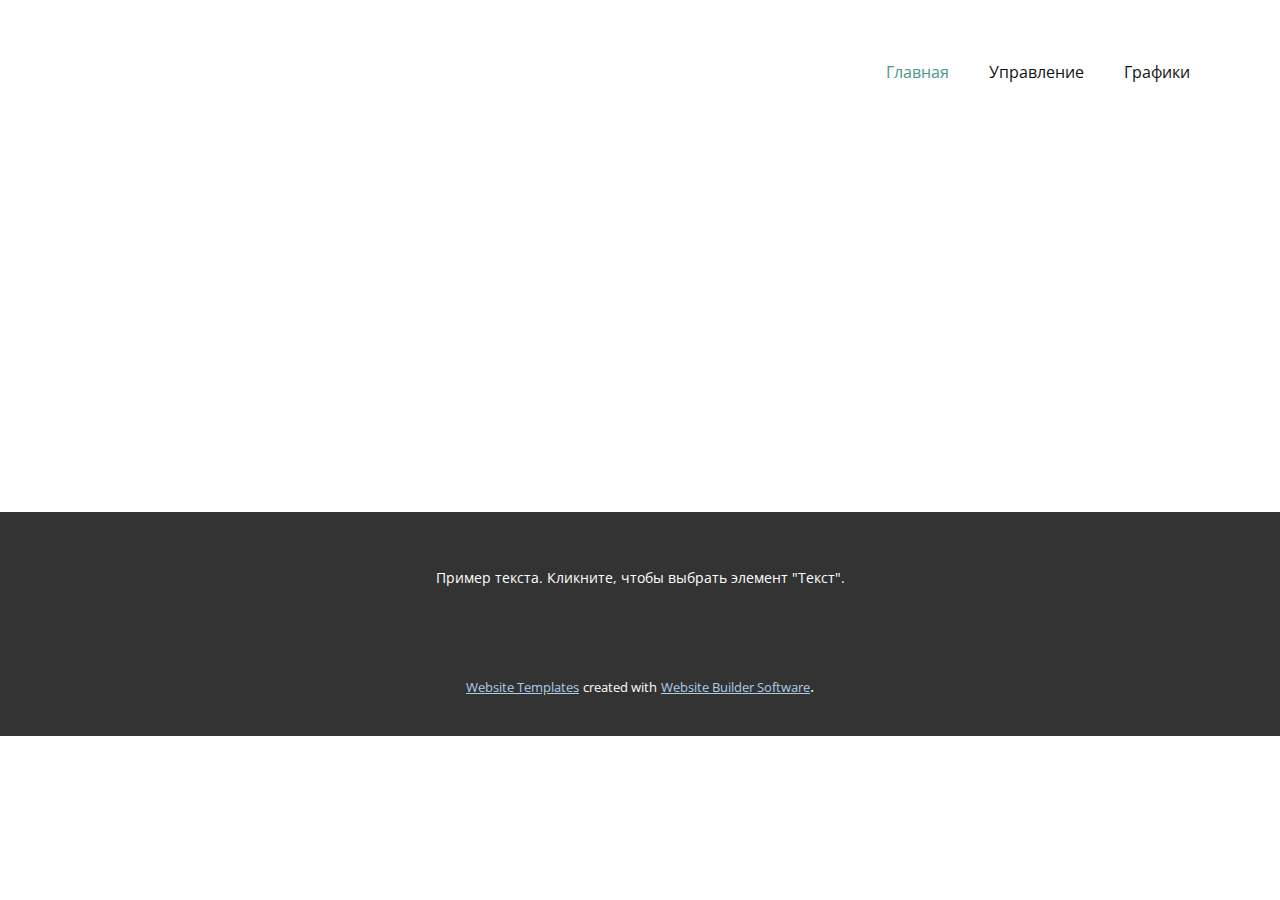
<file: templates/site/Главная.html>
<!DOCTYPE html>
<html style="font-size: 16px;" lang="ru"><head>
    <meta name="viewport" content="width=device-width, initial-scale=1.0">
    <meta charset="utf-8">
    <meta name="keywords" content="Sample Headline">
    <meta name="description" content="">
    <title>Главная</title>
    <link rel="stylesheet" href="../../static/nicepage.css" media="screen">
<link rel="stylesheet" href="../../static/Главная.css" media="screen">
    <script class="u-script" type="text/javascript" src="../../static/jquery.js" defer=""></script>
    <script class="u-script" type="text/javascript" src="../../static/nicepage.js" defer=""></script>
    <meta name="generator" content="Nicepage 5.3.6, nicepage.com">
    <link id="u-theme-google-font" rel="stylesheet" href="https://fonts.googleapis.com/css?family=Roboto:100,100i,300,300i,400,400i,500,500i,700,700i,900,900i|Open+Sans:300,300i,400,400i,500,500i,600,600i,700,700i,800,800i">
    
    
    <script type="application/ld+json">{
		"@context": "http://schema.org",
		"@type": "Organization",
		"name": ""
}</script>
    <meta name="theme-color" content="#478ac9">
    <meta property="og:title" content="Главная">
    <meta property="og:type" content="website">
  </head>
  <body class="u-body u-xl-mode" data-lang="ru"><header class="u-clearfix u-header u-header" id="sec-d1b4"><div class="u-clearfix u-sheet u-sheet-1">
        <nav class="u-menu u-menu-dropdown u-offcanvas u-menu-1">
          <div class="menu-collapse" style="font-size: 1rem; letter-spacing: 0px;">
            <a class="u-button-style u-custom-left-right-menu-spacing u-custom-padding-bottom u-custom-text-active-color u-custom-text-hover-color u-custom-top-bottom-menu-spacing u-nav-link u-text-active-palette-1-base u-text-hover-palette-2-base" href="#">
              <svg class="u-svg-link" viewBox="0 0 24 24"><use xmlns:xlink="http://www.w3.org/1999/xlink" xlink:href="#menu-hamburger"></use></svg>
              <svg class="u-svg-content" version="1.1" id="menu-hamburger" viewBox="0 0 16 16" x="0px" y="0px" xmlns:xlink="http://www.w3.org/1999/xlink" xmlns="http://www.w3.org/2000/svg"><g><rect y="1" width="16" height="2"></rect><rect y="7" width="16" height="2"></rect><rect y="13" width="16" height="2"></rect>
</g></svg>
            </a>
          </div>
          <div class="u-nav-container">
            <ul class="u-nav u-unstyled u-nav-1"><li class="u-nav-item"><a class="u-button-style u-nav-link u-text-active-custom-color-3 u-text-hover-custom-color-1" href="Главная.html" style="padding: 10px 20px;">Главная</a>
</li><li class="u-nav-item"><a class="u-button-style u-nav-link u-text-active-custom-color-3 u-text-hover-custom-color-1" href="Управление.html" style="padding: 10px 20px;">Управление</a>
</li><li class="u-nav-item"><a class="u-button-style u-nav-link u-text-active-custom-color-3 u-text-hover-custom-color-1" href="Графики.html" style="padding: 10px 20px;">Графики</a>
</li></ul>
          </div>
          <div class="u-nav-container-collapse">
            <div class="u-black u-container-style u-inner-container-layout u-opacity u-opacity-95 u-sidenav">
              <div class="u-inner-container-layout u-sidenav-overflow">
                <div class="u-menu-close"></div>
                <ul class="u-align-center u-nav u-popupmenu-items u-unstyled u-nav-2"><li class="u-nav-item"><a class="u-button-style u-nav-link" href="Главная.html">Главная</a>
</li><li class="u-nav-item"><a class="u-button-style u-nav-link" href="Управление.html">Управление</a>
</li><li class="u-nav-item"><a class="u-button-style u-nav-link" href="Графики.html">Графики</a>
</li></ul>
              </div>
            </div>
            <div class="u-black u-menu-overlay u-opacity u-opacity-70"></div>
          </div>
        </nav>
        <img class="u-image u-image-contain u-image-default u-preserve-proportions u-image-1" src="../../static/images/logo11.png" alt="" data-image-width="869" data-image-height="869">
      </div></header>
    <section class="u-clearfix u-section-1" id="sec-24e1">
      <div class="u-clearfix u-sheet u-sheet-1"></div>
    </section>
    
    
    <footer class="u-align-center u-clearfix u-footer u-grey-80 u-footer" id="sec-1ca9"><div class="u-clearfix u-sheet u-sheet-1">
        <p class="u-small-text u-text u-text-variant u-text-1">Пример текста. Кликните, чтобы выбрать элемент "Текст".</p>
      </div></footer>
    <section class="u-backlink u-clearfix u-grey-80">
      <a class="u-link" href="https://nicepage.com/website-templates" target="_blank">
        <span>Website Templates</span>
      </a>
      <p class="u-text">
        <span>created with</span>
      </p>
      <a class="u-link" href="" target="_blank">
        <span>Website Builder Software</span>
      </a>. 
    </section>
  
</body></html>
</file>
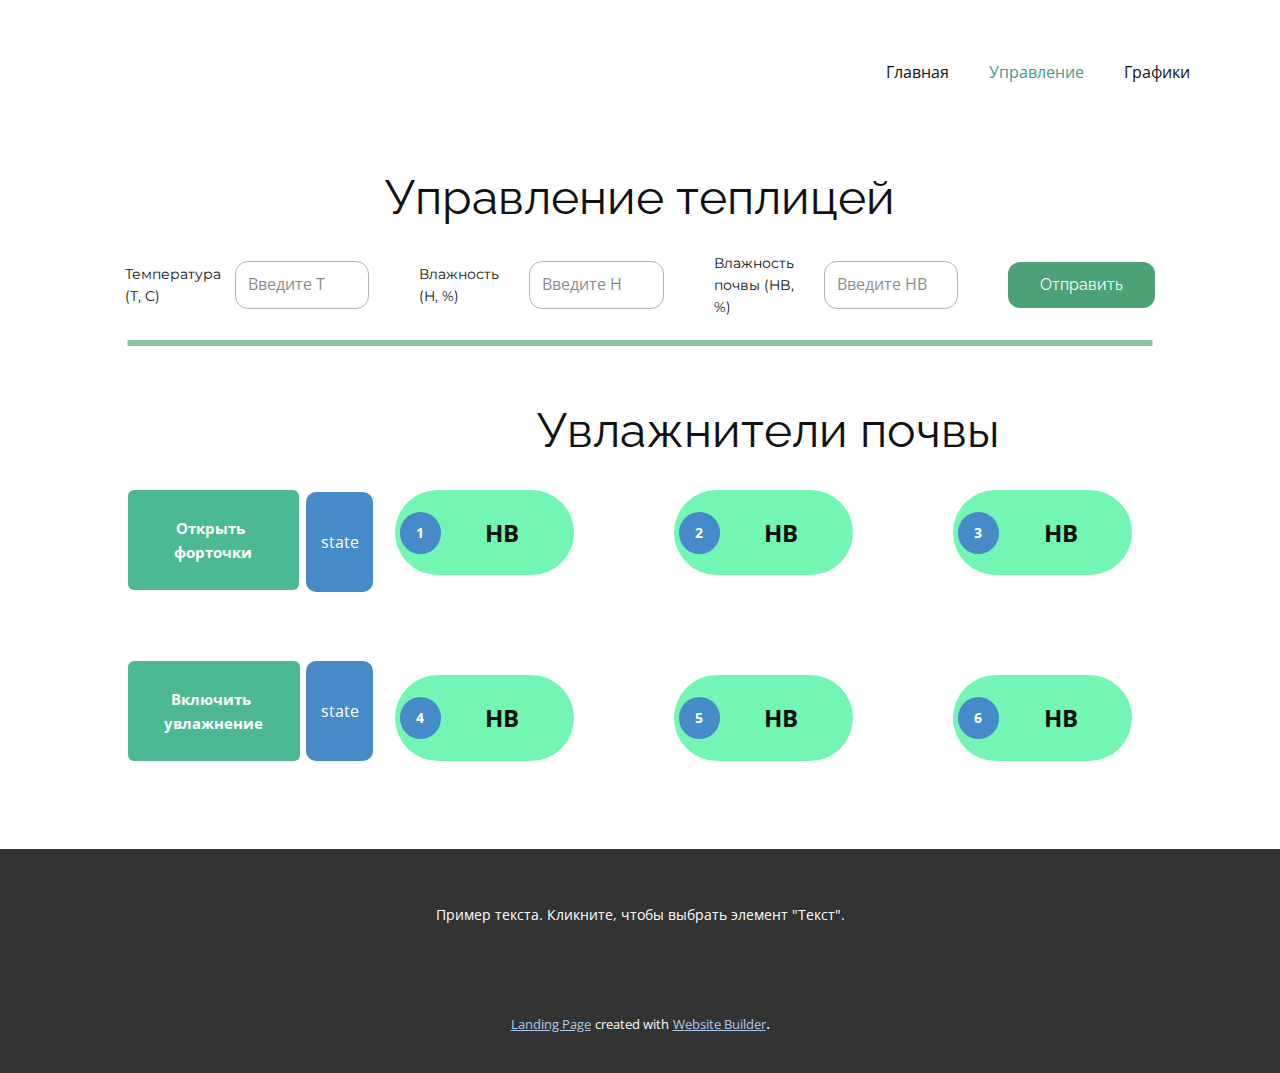
<file: templates/site/Управление.html>
<!DOCTYPE html>
<html style="font-size: 16px;" lang="ru"><head>
    <meta name="viewport" content="width=device-width, initial-scale=1.0">
    <meta charset="utf-8">
    <meta name="keywords" content="Увлажнители почвы">
    <meta name="description" content="">
    <title>Управление</title>
    <link rel="stylesheet" href="../../static/nicepage.css" media="screen">
<link rel="stylesheet" href="../../static/Управление.css" media="screen">
    <script class="u-script" type="text/javascript" src="../../static/jquery.js" defer=""></script>
    <script class="u-script" type="text/javascript" src="../../static/nicepage.js" defer=""></script>
    <meta name="generator" content="Nicepage 5.3.6, nicepage.com">
    <meta name="referrer" content="origin">
    <link id="u-theme-google-font" rel="stylesheet" href="https://fonts.googleapis.com/css?family=Roboto:100,100i,300,300i,400,400i,500,500i,700,700i,900,900i|Open+Sans:300,300i,400,400i,500,500i,600,600i,700,700i,800,800i">
    <link id="u-page-google-font" rel="stylesheet" href="https://fonts.googleapis.com/css?family=Raleway:100,100i,200,200i,300,300i,400,400i,500,500i,600,600i,700,700i,800,800i,900,900i|Montserrat:100,100i,200,200i,300,300i,400,400i,500,500i,600,600i,700,700i,800,800i,900,900i">
    
    
    <script type="application/ld+json">{
		"@context": "http://schema.org",
		"@type": "Organization",
		"name": ""
}</script>
    <meta name="theme-color" content="#478ac9">
    <meta property="og:title" content="Управление">
    <meta property="og:type" content="website">
  </head>
  <body class="u-body u-white u-xl-mode" data-lang="ru"><header class="u-clearfix u-header u-header" id="sec-d1b4"><div class="u-clearfix u-sheet u-sheet-1">
        <nav class="u-menu u-menu-dropdown u-offcanvas u-menu-1">
          <div class="menu-collapse" style="font-size: 1rem; letter-spacing: 0px;">
            <a class="u-button-style u-custom-left-right-menu-spacing u-custom-padding-bottom u-custom-text-active-color u-custom-text-hover-color u-custom-top-bottom-menu-spacing u-nav-link u-text-active-palette-1-base u-text-hover-palette-2-base" href="#">
              <svg class="u-svg-link" viewBox="0 0 24 24"><use xmlns:xlink="http://www.w3.org/1999/xlink" xlink:href="#menu-hamburger"></use></svg>
              <svg class="u-svg-content" version="1.1" id="menu-hamburger" viewBox="0 0 16 16" x="0px" y="0px" xmlns:xlink="http://www.w3.org/1999/xlink" xmlns="http://www.w3.org/2000/svg"><g><rect y="1" width="16" height="2"></rect><rect y="7" width="16" height="2"></rect><rect y="13" width="16" height="2"></rect>
</g></svg>
            </a>
          </div>
          <div class="u-nav-container">
            <ul class="u-nav u-unstyled u-nav-1"><li class="u-nav-item"><a class="u-button-style u-nav-link u-text-active-custom-color-3 u-text-hover-custom-color-1" href="Главная.html" style="padding: 10px 20px;">Главная</a>
</li><li class="u-nav-item"><a class="u-button-style u-nav-link u-text-active-custom-color-3 u-text-hover-custom-color-1" href="Управление.html" style="padding: 10px 20px;">Управление</a>
</li><li class="u-nav-item"><a class="u-button-style u-nav-link u-text-active-custom-color-3 u-text-hover-custom-color-1" href="Графики.html" style="padding: 10px 20px;">Графики</a>
</li></ul>
          </div>
          <div class="u-nav-container-collapse">
            <div class="u-black u-container-style u-inner-container-layout u-opacity u-opacity-95 u-sidenav">
              <div class="u-inner-container-layout u-sidenav-overflow">
                <div class="u-menu-close"></div>
                <ul class="u-align-center u-nav u-popupmenu-items u-unstyled u-nav-2"><li class="u-nav-item"><a class="u-button-style u-nav-link" href="Главная.html">Главная</a>
</li><li class="u-nav-item"><a class="u-button-style u-nav-link" href="Управление.html">Управление</a>
</li><li class="u-nav-item"><a class="u-button-style u-nav-link" href="Графики.html">Графики</a>
</li></ul>
              </div>
            </div>
            <div class="u-black u-menu-overlay u-opacity u-opacity-70"></div>
          </div>
        </nav>
        <img class="u-image u-image-contain u-image-default u-preserve-proportions u-image-1" src="../../static/images/logo11.png" alt="" data-image-width="869" data-image-height="869">
      </div></header>
    <section class="u-clearfix u-section-1" id="sec-52fd">
      <div class="u-clearfix u-sheet u-valign-middle-lg u-valign-middle-xl u-sheet-1">
        <h4 class="u-align-center u-custom-font u-font-raleway u-text u-text-default-lg u-text-default-md u-text-default-xl u-text-1">Управление теплицей<br>
        </h4>
        <div class="u-expanded-width-lg u-expanded-width-md u-expanded-width-sm u-expanded-width-xs u-form u-form-1">
          <form action="https://forms.nicepagesrv.com/v2/form/process" class="u-clearfix u-form-horizontal u-form-spacing-50 u-inner-form" source="email" name="form" style="padding: 5px;">
            <div class="u-form-group u-label-left">
              <label for="name-741f" class="u-custom-font u-font-montserrat u-label u-label-1">Температура (T, C)</label>
              <input placeholder="Введите T" id="name-741f" name="t" class="u-border-1 u-border-grey-30 u-input u-input-rectangle u-radius-13 u-white u-input-1" required="required" type="text">
            </div>
            <div class="u-form-group u-label-left">
              <label for="email-741f" class="u-custom-font u-font-montserrat u-label u-label-2">Влажность (H, %)</label>
              <input type="text" placeholder="Введите H" id="email-741f" name="h" class="u-border-1 u-border-grey-30 u-input u-input-rectangle u-radius-13 u-white u-input-2" required="required">
            </div>
            <div class="u-form-group u-label-left u-form-group-3">
              <label for="text-4895" class="u-custom-font u-font-montserrat u-label u-label-3">Влажность почвы (HB, %)</label>
              <input type="text" placeholder="Введите HB" id="text-4895" name="hb" class="u-border-1 u-border-grey-30 u-input u-input-rectangle u-radius-13 u-white u-input-3" required="required">
            </div>
            <div class="u-align-left u-form-group u-form-submit u-label-left">
              <label class="u-label u-label-4"></label>
              <input type="submit" value="submit" class="u-form-control-hidden">
              <div class="u-align-left-md u-align-left-sm u-align-left-xs u-btn-submit-container">
                <a href="#" class="u-border-none u-btn u-btn-round u-btn-submit u-button-style u-custom-color-4 u-custom-font u-font-raleway u-hover-custom-color-3 u-radius-12 u-btn-1">Отправить</a>
              </div>
            </div>
            <div class="u-form-send-message u-form-send-success"> Спасибо! Ваше сообщение отправлено. </div>
            <div class="u-form-send-error u-form-send-message"> Отправка не удалась. Пожалуйста, исправьте ошибки и попробуйте еще раз. </div>
            <input type="hidden" value="" name="recaptchaResponse">
            <input type="hidden" name="formServices" value="773f2313615f96ea4a8b5a8d4b761d3c">
          </form>
        </div>
        <div class="u-absolute-hcenter u-border-6 u-border-custom-color-4 u-expanded-width-md u-expanded-width-sm u-expanded-width-xs u-line u-line-horizontal u-opacity u-opacity-65 u-line-1"></div>
        <div class="u-container-style u-expanded-width-lg u-expanded-width-md u-expanded-width-sm u-expanded-width-xs u-group u-shape-rectangle u-group-1">
          <div class="u-container-layout u-valign-bottom-md u-valign-bottom-sm u-valign-bottom-xs u-container-layout-1">
            <h1 class="u-align-center u-custom-font u-font-raleway u-text u-text-default-lg u-text-default-md u-text-default-sm u-text-default-xl u-title u-text-2">Увлажнит​ели почвы<br>
            </h1>
            <div class="u-container-style u-group u-palette-1-base u-radius-10 u-shape-round u-group-2">
              <div class="u-container-layout u-valign-middle-lg u-valign-middle-md u-valign-middle-sm u-valign-middle-xs u-container-layout-2">
                <p class="u-align-center u-text u-text-default u-text-3">state<br>
                </p>
              </div>
            </div>
            <a href="https://nicepage.one" class="u-border-none u-btn u-btn-round u-button-style u-custom-color-2 u-hover-custom-color-3 u-radius-6 u-text-body-alt-color u-btn-2">Открыть&nbsp;<br>форточки<br>
            </a>
            <div class="u-expanded-width-sm u-expanded-width-xs u-layout-grid u-list u-list-1">
              <div class="u-repeater u-repeater-1">
                <div class="u-container-style u-custom-color-1 u-custom-item u-list-item u-radius-50 u-repeater-item u-shape-round">
                  <div class="u-container-layout u-similar-container u-container-layout-3">
                    <a href="https://nicepage.com/k/chart-html-templates" class="u-btn u-btn-round u-button-style u-custom-item u-hover-palette-1-light-1 u-palette-1-base u-radius-50 u-btn-3">1<br>
                    </a>
                    <p class="u-align-center u-custom-item u-text u-text-4">HB<br>
                    </p>
                  </div>
                </div>
                <div class="u-container-style u-custom-color-1 u-custom-item u-list-item u-radius-50 u-repeater-item u-shape-round">
                  <div class="u-container-layout u-similar-container u-container-layout-4">
                    <a href="https://nicepage.com/k/chart-html-templates" class="u-btn u-btn-round u-button-style u-custom-item u-hover-palette-1-light-1 u-palette-1-base u-radius-50 u-btn-4">2<br>
                    </a>
                    <p class="u-align-center u-custom-item u-text u-text-5">HB<br>
                    </p>
                  </div>
                </div>
                <div class="u-container-style u-custom-color-1 u-custom-item u-list-item u-radius-50 u-repeater-item u-shape-round">
                  <div class="u-container-layout u-similar-container u-container-layout-5">
                    <a href="https://nicepage.com/k/chart-html-templates" class="u-btn u-btn-round u-button-style u-custom-item u-hover-palette-1-light-1 u-palette-1-base u-radius-50 u-btn-5">3<br>
                    </a>
                    <p class="u-align-center u-custom-item u-text u-text-6">HB<br>
                    </p>
                  </div>
                </div>
                <div class="u-container-style u-custom-color-1 u-custom-item u-list-item u-radius-50 u-repeater-item u-shape-round">
                  <div class="u-container-layout u-similar-container u-container-layout-6">
                    <a href="https://nicepage.com/k/chart-html-templates" class="u-btn u-btn-round u-button-style u-custom-item u-hover-palette-1-light-1 u-palette-1-base u-radius-50 u-btn-6">4<br>
                    </a>
                    <p class="u-align-center u-custom-item u-text u-text-7">HB<br>
                    </p>
                  </div>
                </div>
                <div class="u-container-style u-custom-color-1 u-custom-item u-list-item u-radius-50 u-repeater-item u-shape-round">
                  <div class="u-container-layout u-similar-container u-container-layout-7">
                    <a href="https://nicepage.com/k/chart-html-templates" class="u-btn u-btn-round u-button-style u-custom-item u-hover-palette-1-light-1 u-palette-1-base u-radius-50 u-btn-7">5<br>
                    </a>
                    <p class="u-align-center u-custom-item u-text u-text-8">HB<br>
                    </p>
                  </div>
                </div>
                <div class="u-container-style u-custom-color-1 u-custom-item u-list-item u-radius-50 u-repeater-item u-shape-round">
                  <div class="u-container-layout u-similar-container u-container-layout-8">
                    <a href="https://nicepage.com/k/chart-html-templates" class="u-btn u-btn-round u-button-style u-custom-item u-hover-palette-1-light-1 u-palette-1-base u-radius-50 u-btn-8">6<br>
                    </a>
                    <p class="u-align-center u-custom-item u-text u-text-9">HB<br>
                    </p>
                  </div>
                </div>
              </div>
            </div>
            <a href="https://nicepage.one" class="u-border-none u-btn u-btn-round u-button-style u-custom-color-2 u-hover-custom-color-3 u-radius-6 u-btn-9">Включить&nbsp;<br>увлажнение<br>
            </a>
            <div class="u-container-style u-group u-palette-1-base u-radius-10 u-shape-round u-group-3">
              <div class="u-container-layout u-valign-middle-lg u-valign-middle-md u-valign-middle-sm u-valign-middle-xs u-container-layout-9">
                <p class="u-align-center u-text u-text-default u-text-10">state<br>
                </p>
              </div>
            </div>
          </div>
        </div>
      </div>
    </section>
    
    
    <footer class="u-align-center u-clearfix u-footer u-grey-80 u-footer" id="sec-1ca9"><div class="u-clearfix u-sheet u-sheet-1">
        <p class="u-small-text u-text u-text-variant u-text-1">Пример текста. Кликните, чтобы выбрать элемент "Текст".</p>
      </div></footer>
    <section class="u-backlink u-clearfix u-grey-80">
      <a class="u-link" href="https://nicepage.com/landing-page" target="_blank">
        <span>Landing Page</span>
      </a>
      <p class="u-text">
        <span>created with</span>
      </p>
      <a class="u-link" href="https://nicepage.one" target="_blank">
        <span>Website Builder</span>
      </a>. 
    </section>
  
</body></html>
</file>
